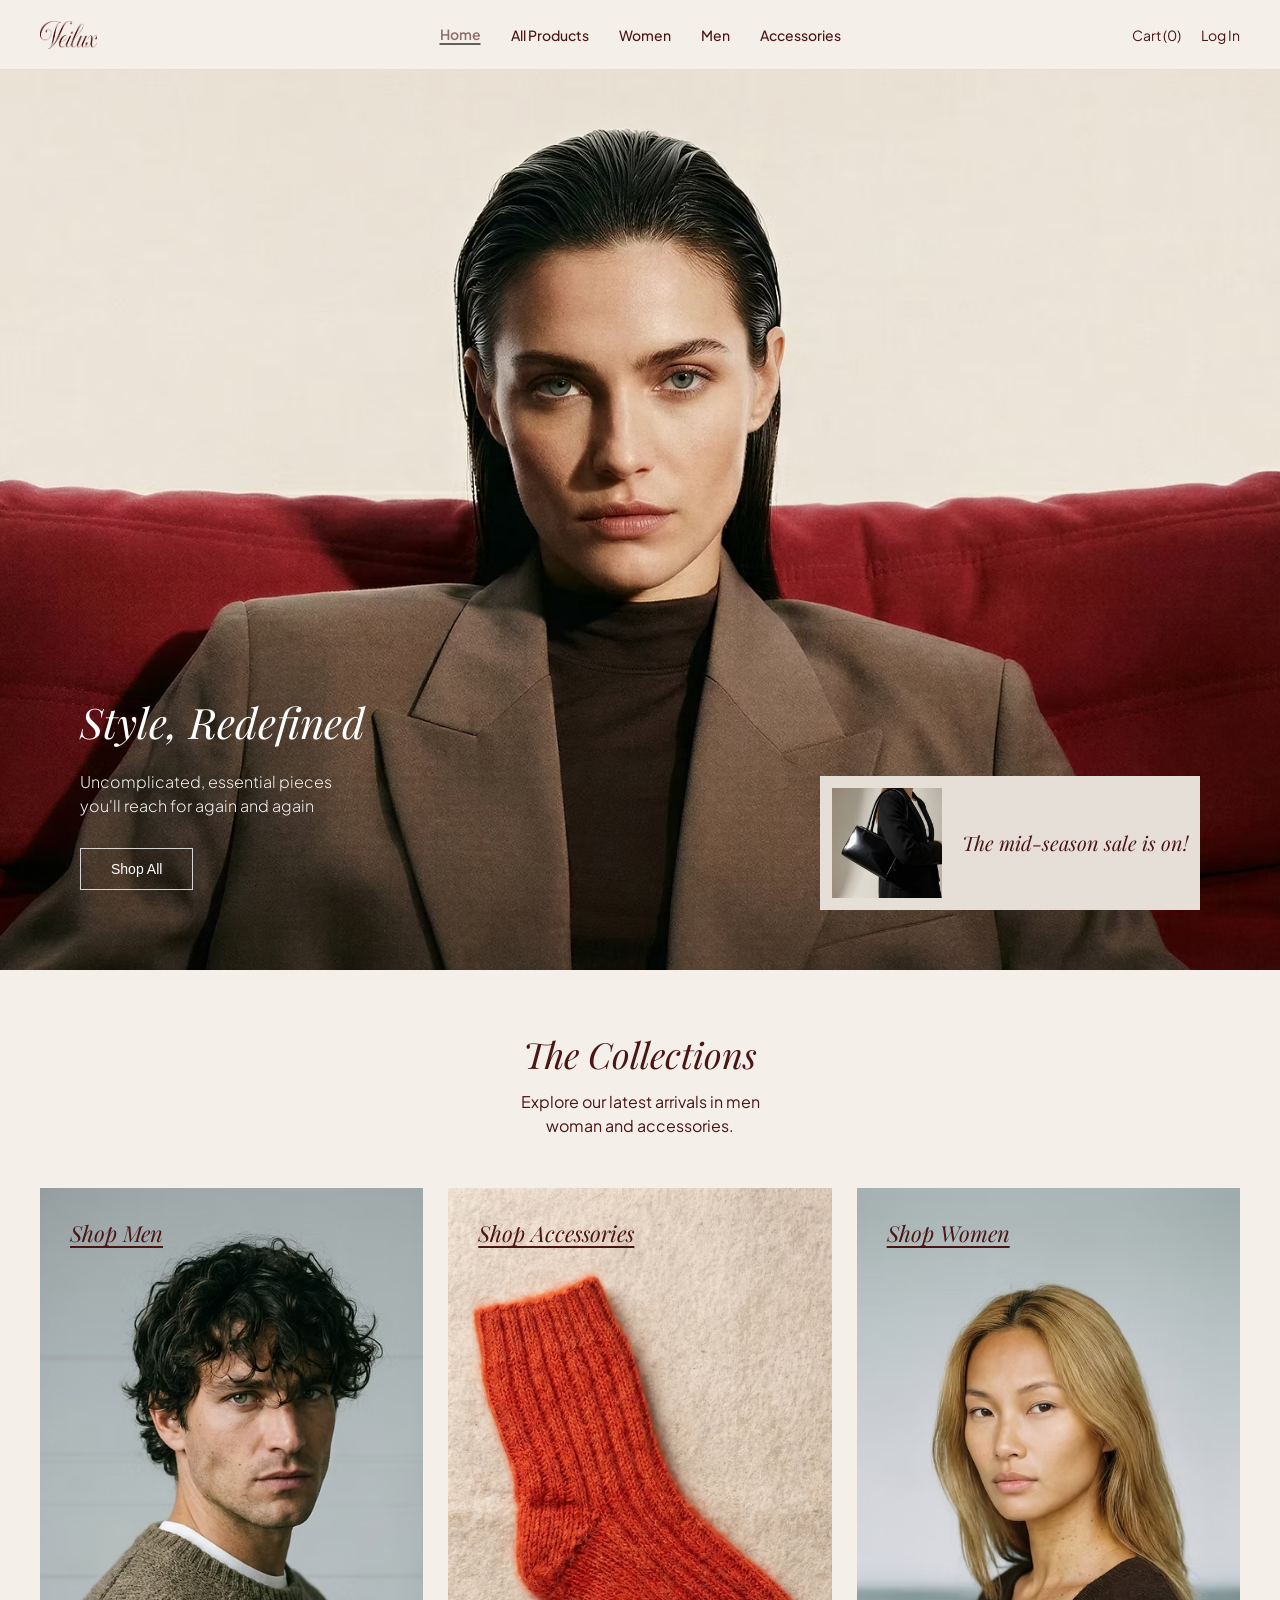
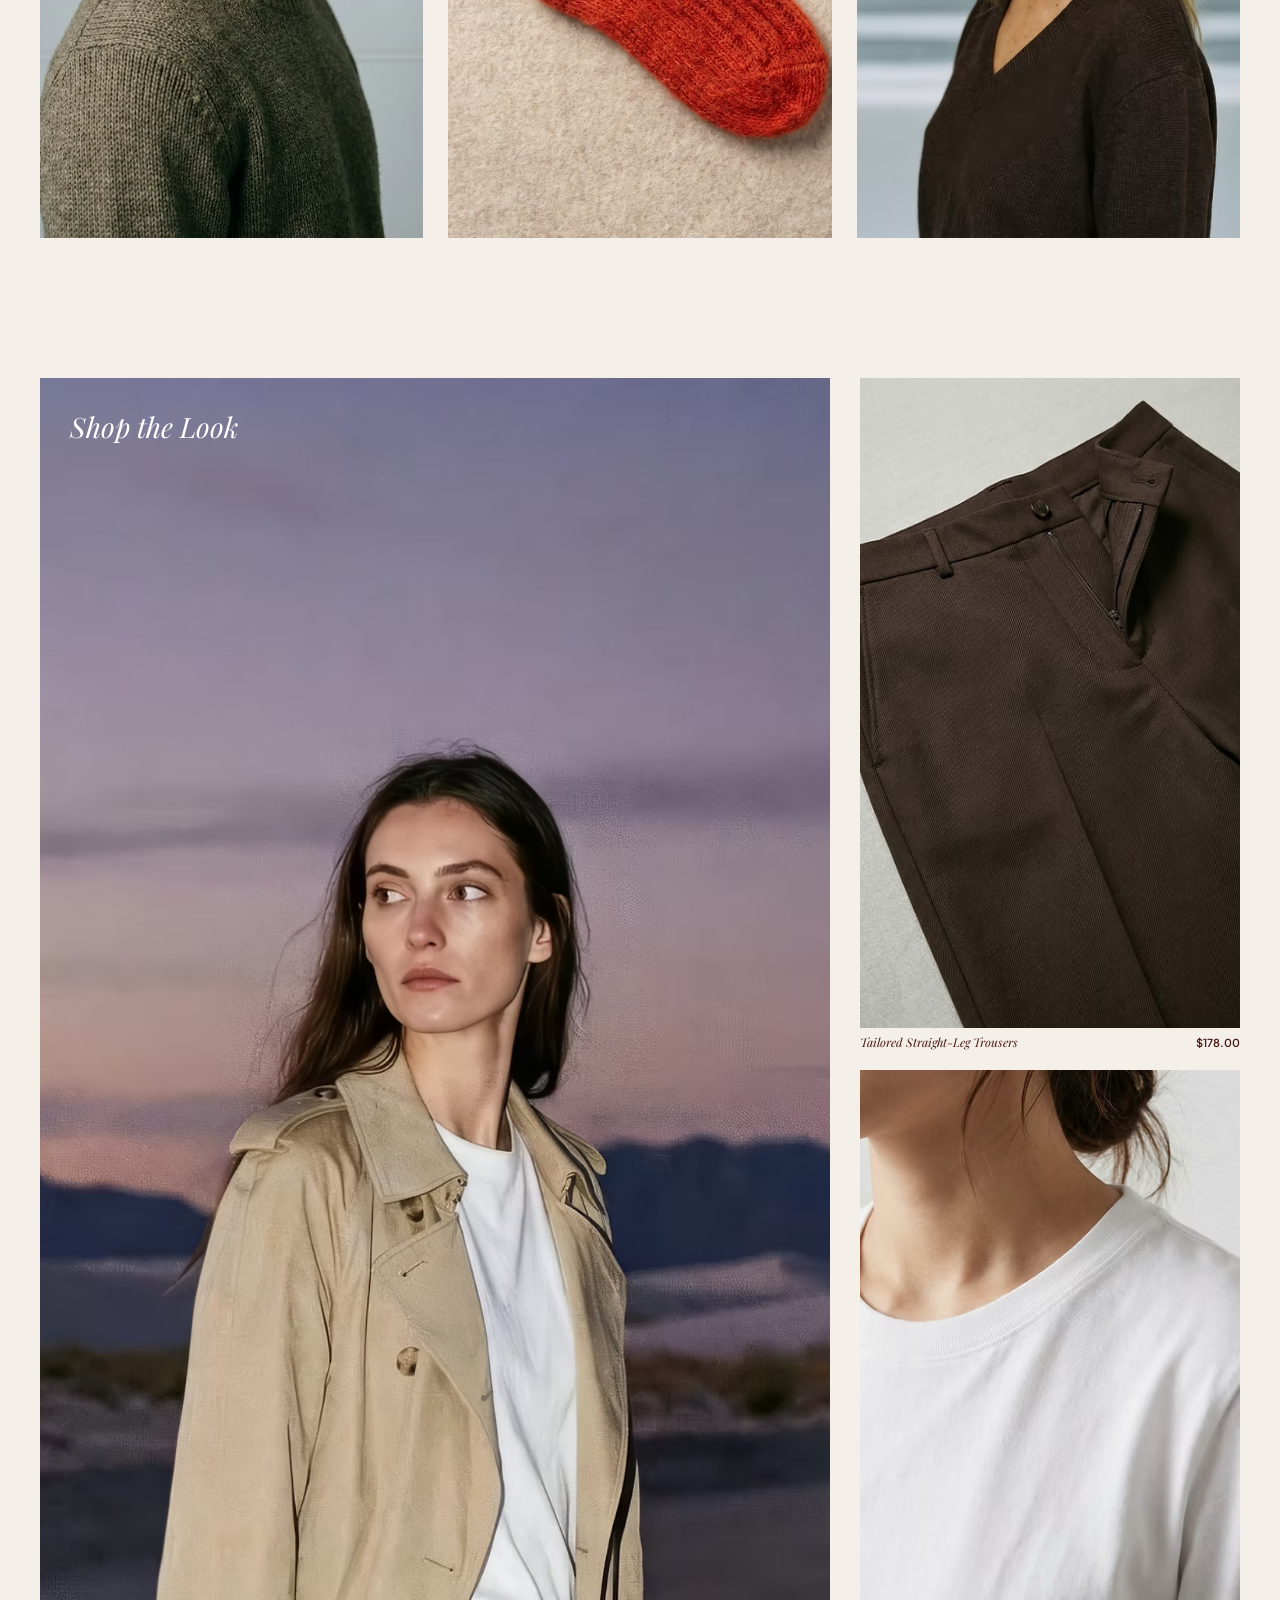
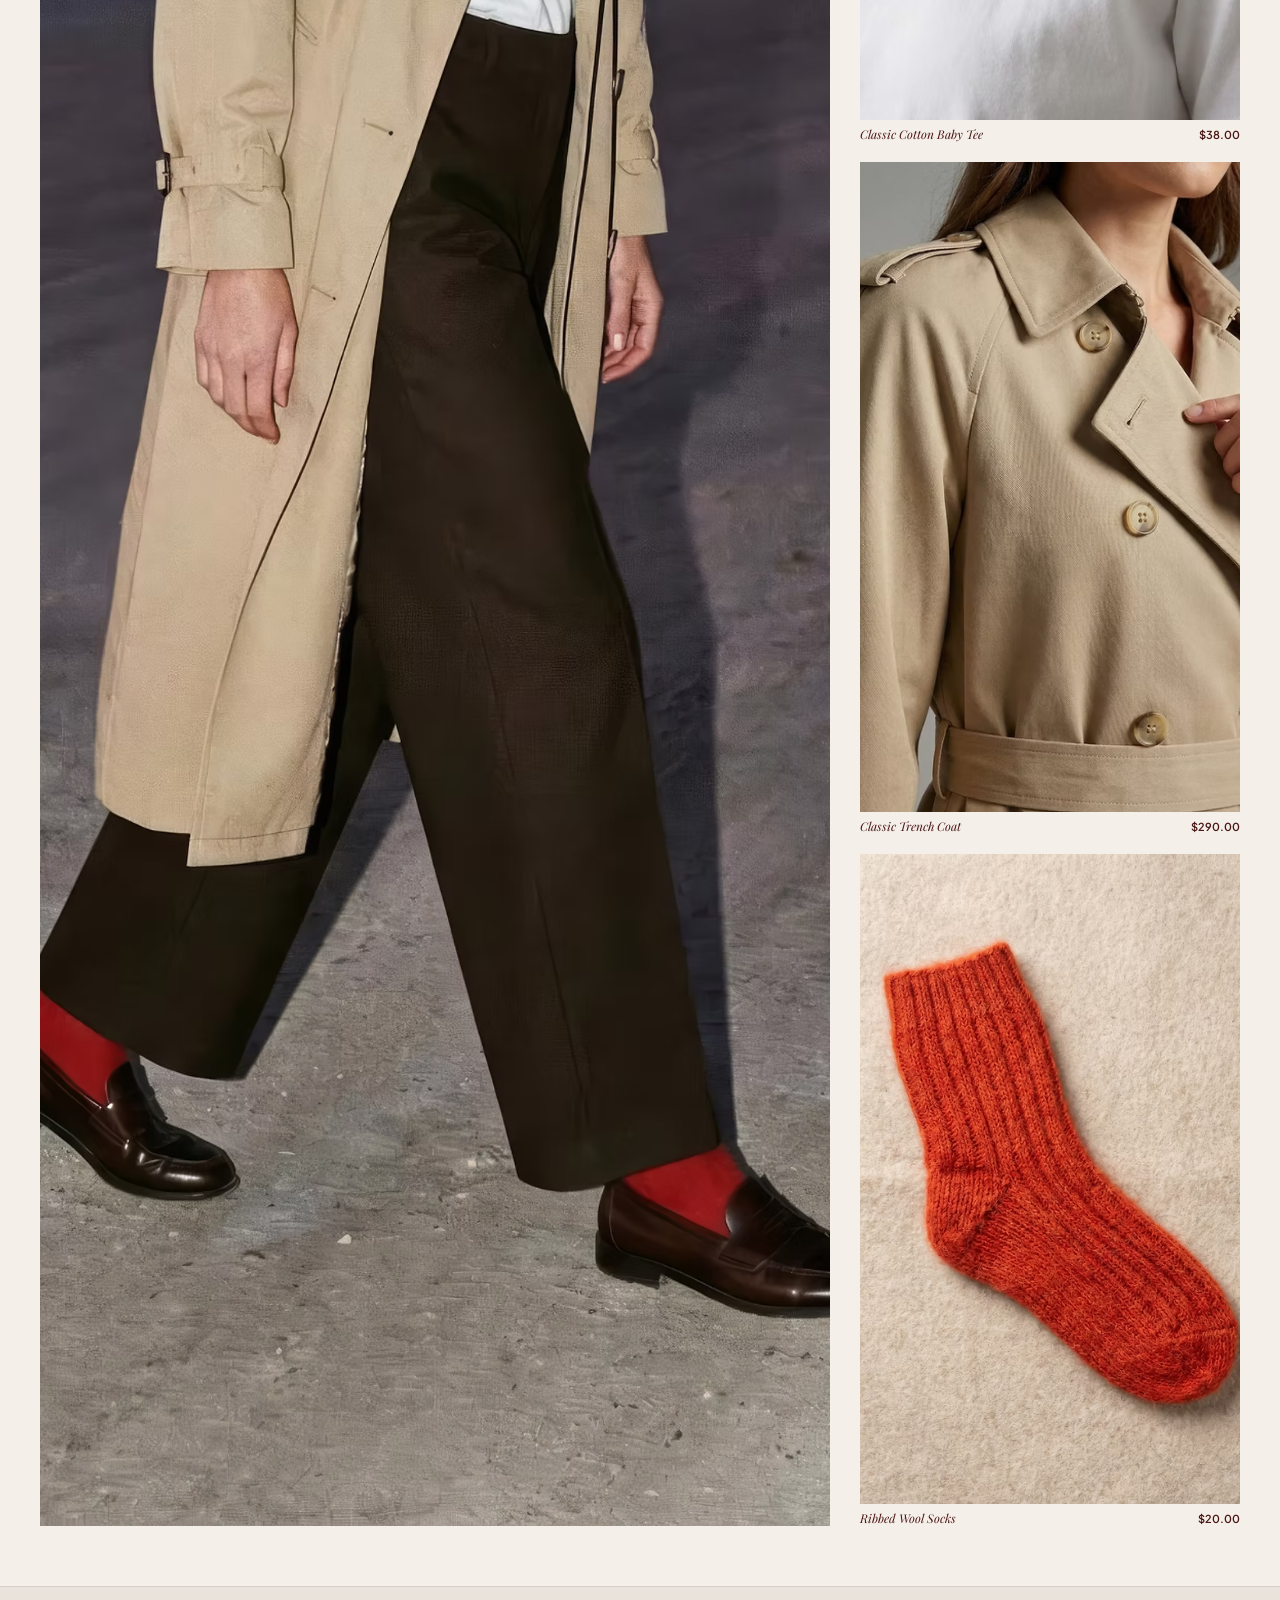
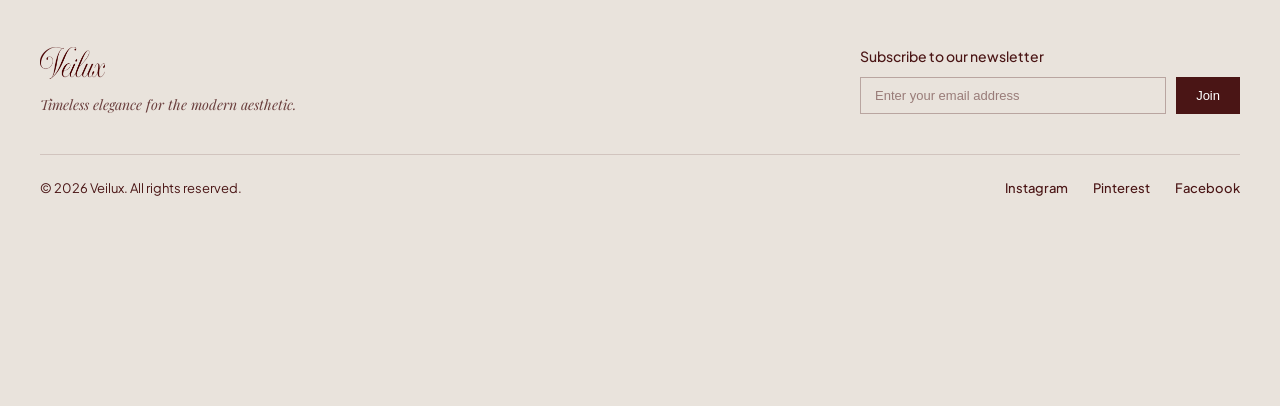
<file: index.html>
<!DOCTYPE html>
<html lang="en">
<head>
    <meta charset="UTF-8">
    <meta name="viewport" content="width=device-width, initial-scale=1.0">
    <title>Veilux</title>
    <link rel="preconnect" href="https://fonts.googleapis.com">
    <link rel="preconnect" href="https://fonts.gstatic.com" crossorigin>
    <link href="https://fonts.googleapis.com/css2?family=Playfair+Display:ital,wght@0,400..700;1,400..700&family=Plus+Jakarta+Sans:wght@300;400;500;600&display=swap" rel="stylesheet">
    <link rel="stylesheet" href="index.css">
</head>
<body>

   <header class="navbar">
        <div class="nav-left">
            <a href="index.html" class="logo-link">
                <img src="images/logo.png" alt="Veilux Logo" class="logo-img">
            </a>
        </div>

        <nav class="nav-links" id="navLinks">
            <a href="index.html" class="active">Home</a> 
            <a href="all-products.html">All Products</a>
            <a href="women.html">Women</a>
            <a href="men.html">Men</a>
            <a href="accessories.html">Accessories</a>
        </nav>

        <div class="nav-right">
            <a href="#" class="cart">Cart (<span id="cartCount">0</span>)</a>

            <a href="#" class="login">Log In</a>

            <button class="hamburger-menu" id="menuToggle" aria-label="Toggle Menu">
                <span></span>
                <span></span>
                <span></span>
            </button>
        </div>
    </header>

    <section class="hero-section">
        <img src="images/hero.avif" alt="Hero Background" class="hero-bg-img">

        <div class="hero-content">
            <h1 class="hero-title">Style, Redefined</h1>
            <p class="hero-subtitle">
                Uncomplicated, essential pieces<br>
                you'll reach for again and again
            </p>
            <button class="btn-shop" id="shopBtn">Shop All</button>
        </div>

        <div class="sale-card">
            <div class="sale-img-wrapper">
                <img src="images/product3.avif" alt="Mid-season sale item">
            </div>
            <div class="sale-text">
                <span>The mid-season sale is on!</span>
            </div>
        </div>
    </section>

    <section class="collections-section">
        <div class="collections-header">
            <h2 class="collections-title">The Collections</h2>
            <p class="collections-subtitle">
                Explore our latest arrivals in men<br>
                woman and accessories.
            </p>
        </div>

        <div class="collections-grid">
            <div class="collection-card">
                <img src="images/img8.avif" alt="Men Collection" class="collection-img">
                <a href="men.html" class="collection-link">Shop Men</a>
            </div>

            <div class="collection-card">
                <img src="images/img6.avif" alt="Accessories Collection" class="collection-img">
                <a href="accessories.html" class="collection-link">Shop Accessories</a>
            </div>

            <div class="collection-card">
                <img src="images/img7.avif" alt="Women Collection" class="collection-img">
                <a href="women.html" class="collection-link">Shop Women</a>
            </div>
        </div>
    </section>

    <section class="shop-look-section">
        <div class="shop-look-container">
            <div class="look-main-card">
                <img src="images/img10.avif" alt="Shop the Look" class="look-main-img">
                <h2 class="look-title">Shop the Look</h2>
            </div>

            <div class="look-products-grid">
                <div class="product-card">
                    <div class="product-img-wrapper">
                        <img src="images/product1.avif" alt="Tailored Straight-Leg Trousers">
                    </div>
                    <div class="product-info">
                        <span class="product-title">Tailored Straight-Leg Trousers</span>
                        <span class="product-price">$178.00</span>
                    </div>
                </div>

                <div class="product-card">
                    <div class="product-img-wrapper">
                        <img src="images/img5.avif" alt="Classic Cotton Baby Tee">
                    </div>
                    <div class="product-info">
                        <span class="product-title">Classic Cotton Baby Tee</span>
                        <span class="product-price">$38.00</span>
                    </div>
                </div>

                <div class="product-card">
                    <div class="product-img-wrapper">
                        <img src="images/img4.avif" alt="Classic Trench Coat">
                    </div>
                    <div class="product-info">
                        <span class="product-title">Classic Trench Coat</span>
                        <span class="product-price">$290.00</span>
                    </div>
                </div>

                <div class="product-card">
                    <div class="product-img-wrapper">
                        <img src="images/img6.avif" alt="Ribbed Wool Socks">
                    </div>
                    <div class="product-info">
                        <span class="product-title">Ribbed Wool Socks</span>
                        <span class="product-price">$20.00</span>
                    </div>
                </div>
            </div>
        </div>
    </section>

    <!-- Footer Section -->
    <footer class="footer-section">
        <div class="footer-container">
            <div class="footer-top">
                <div class="footer-brand">
                    <a href="index.html" class="footer-logo">
                        <img src="images/logo.png" alt="Veilux Logo" class="footer-logo-img">
                    </a>
                    <p class="footer-tagline">Timeless elegance for the modern aesthetic.</p>
                </div>

                <div class="footer-newsletter">
                    <span class="newsletter-title">Subscribe to our newsletter</span>
                    <form class="newsletter-form" onsubmit="event.preventDefault();">
                        <input type="email" placeholder="Enter your email address" required>
                        <button type="submit">Join</button>
                    </form>
                </div>
            </div>

            <hr class="footer-divider">

            <div class="footer-bottom">
                <p class="copyright">&copy; 2026 Veilux. All rights reserved.</p>
                <div class="footer-socials">
                    <a href="#" target="_blank">Instagram</a>
                    <a href="#" target="_blank">Pinterest</a>
                    <a href="#" target="_blank">Facebook</a>
                </div>
            </div>
        </div>
    </footer>

    <script src="index.js"></script>
</body>
</html>
</file>
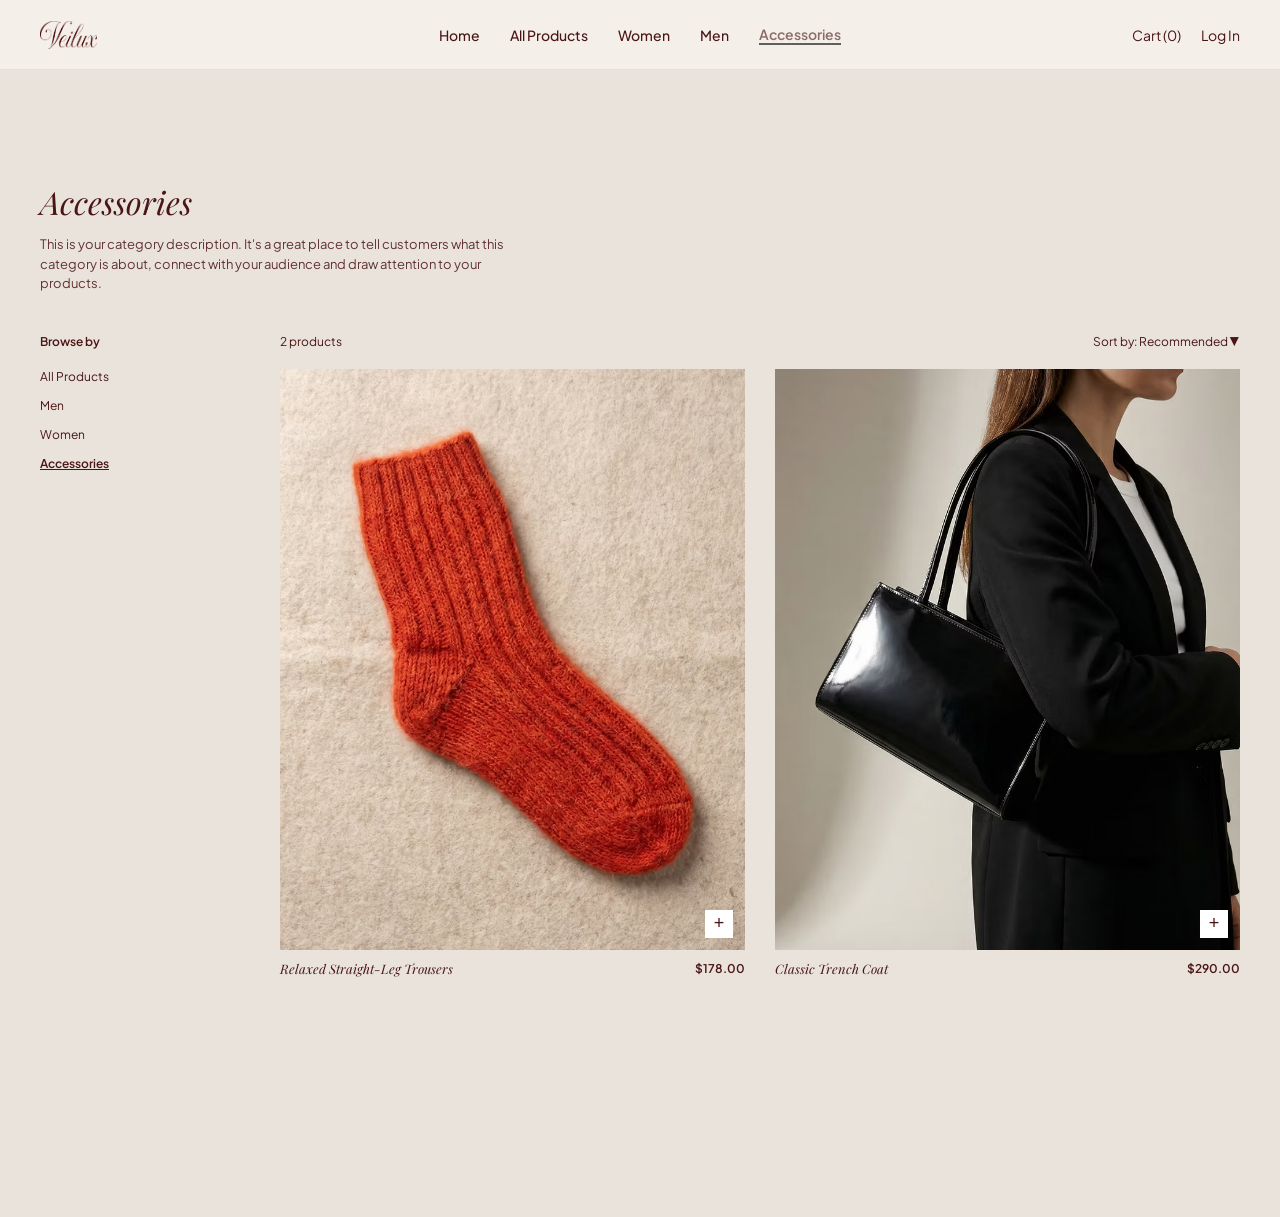
<file: accessories.html>
<!DOCTYPE html>
<html lang="en">
<head>
    <meta charset="UTF-8">
    <meta name="viewport" content="width=device-width, initial-scale=1.0">
    <title>Accessories</title>
    <link rel="preconnect" href="https://fonts.googleapis.com">
    <link rel="preconnect" href="https://fonts.gstatic.com" crossorigin>
    <link href="https://fonts.googleapis.com/css2?family=Playfair+Display:ital,wght@0,400..700;1,400..700&family=Plus+Jakarta+Sans:wght@300;400;500;600&display=swap" rel="stylesheet">
    <link rel="stylesheet" href="index.css">
</head>
<body>

    <header class="navbar">
        <div class="nav-left">
            <a href="index.html" class="logo-link">
                <img src="images/logo.png" alt="Veilux Logo" class="logo-img">
            </a>

            <nav class="nav-links" id="navLinks">
                <a href="index.html">Home</a>
                <a href="all-products.html">All Products</a>
                <a href="women.html">Women</a>
                <a href="men.html">Men</a>
                <a href="accessories.html" class="active">Accessories</a> <!-- تم تعديل الكلاس هنا -->
            </nav>
        </div>

        <div class="nav-right">
            <a href="#" class="cart">Cart (<span id="cartCount">0</span>)</a>
            <a href="#" class="login">Log In</a>

            <button class="hamburger-menu" id="menuToggle" aria-label="Toggle Menu">
                <span></span>
                <span></span>
                <span></span>
            </button>
        </div>
    </header> 

    <main class="products-page-container">

        <div class="products-header">
            <h1 class="products-title">Accessories</h1>
            <p class="products-description">This is your category description. It's a great place to tell customers what this category is about, connect with your audience and draw attention to your products.</p>
        </div>

        <div class="products-layout">

            <aside class="sidebar">
                <span class="sidebar-title">Browse by</span>
                <ul class="sidebar-menu">
                    <li><a href="all-products.html">All Products</a></li>
                    <li><a href="men.html">Men</a></li>
                    <li><a href="women.html">Women</a></li>
                    <li><a href="accessories.html" class="active">Accessories</a></li>
                </ul>
            </aside>

            <section class="products-content">
                <div class="products-toolbar">
                    <span class="product-count">2 products</span>
                    <div class="sort-by">Sort by: Recommended <span>▼</span></div>
                </div>

                <div class="grid-4-products">

                    <div class="grid-product-card">
                        <div class="grid-product-img">
                            <img src="images/img6.avif" alt="Relaxed Straight-Leg Trousers">
                            <button class="add-btn">+</button>
                        </div>
                        <div class="grid-product-info">
                            <span class="p-name">Relaxed Straight-Leg Trousers</span>
                            <span class="p-price">$178.00</span>
                        </div>
                    </div>




                    <!-- Item 3 -->
                    <div class="grid-product-card">
                        <div class="grid-product-img">
                            <img src="images/product3.avif" alt="Classic Trench Coat">
                            <button class="add-btn">+</button>
                        </div>
                        <div class="grid-product-info">
                            <span class="p-name">Classic Trench Coat</span>
                            <span class="p-price">$290.00</span>
                        </div>
                    </div>

                  

                </div>
            </section>

        </div>
    </main>

    <script src="index.js"></script>
</body>
</html>
</file>
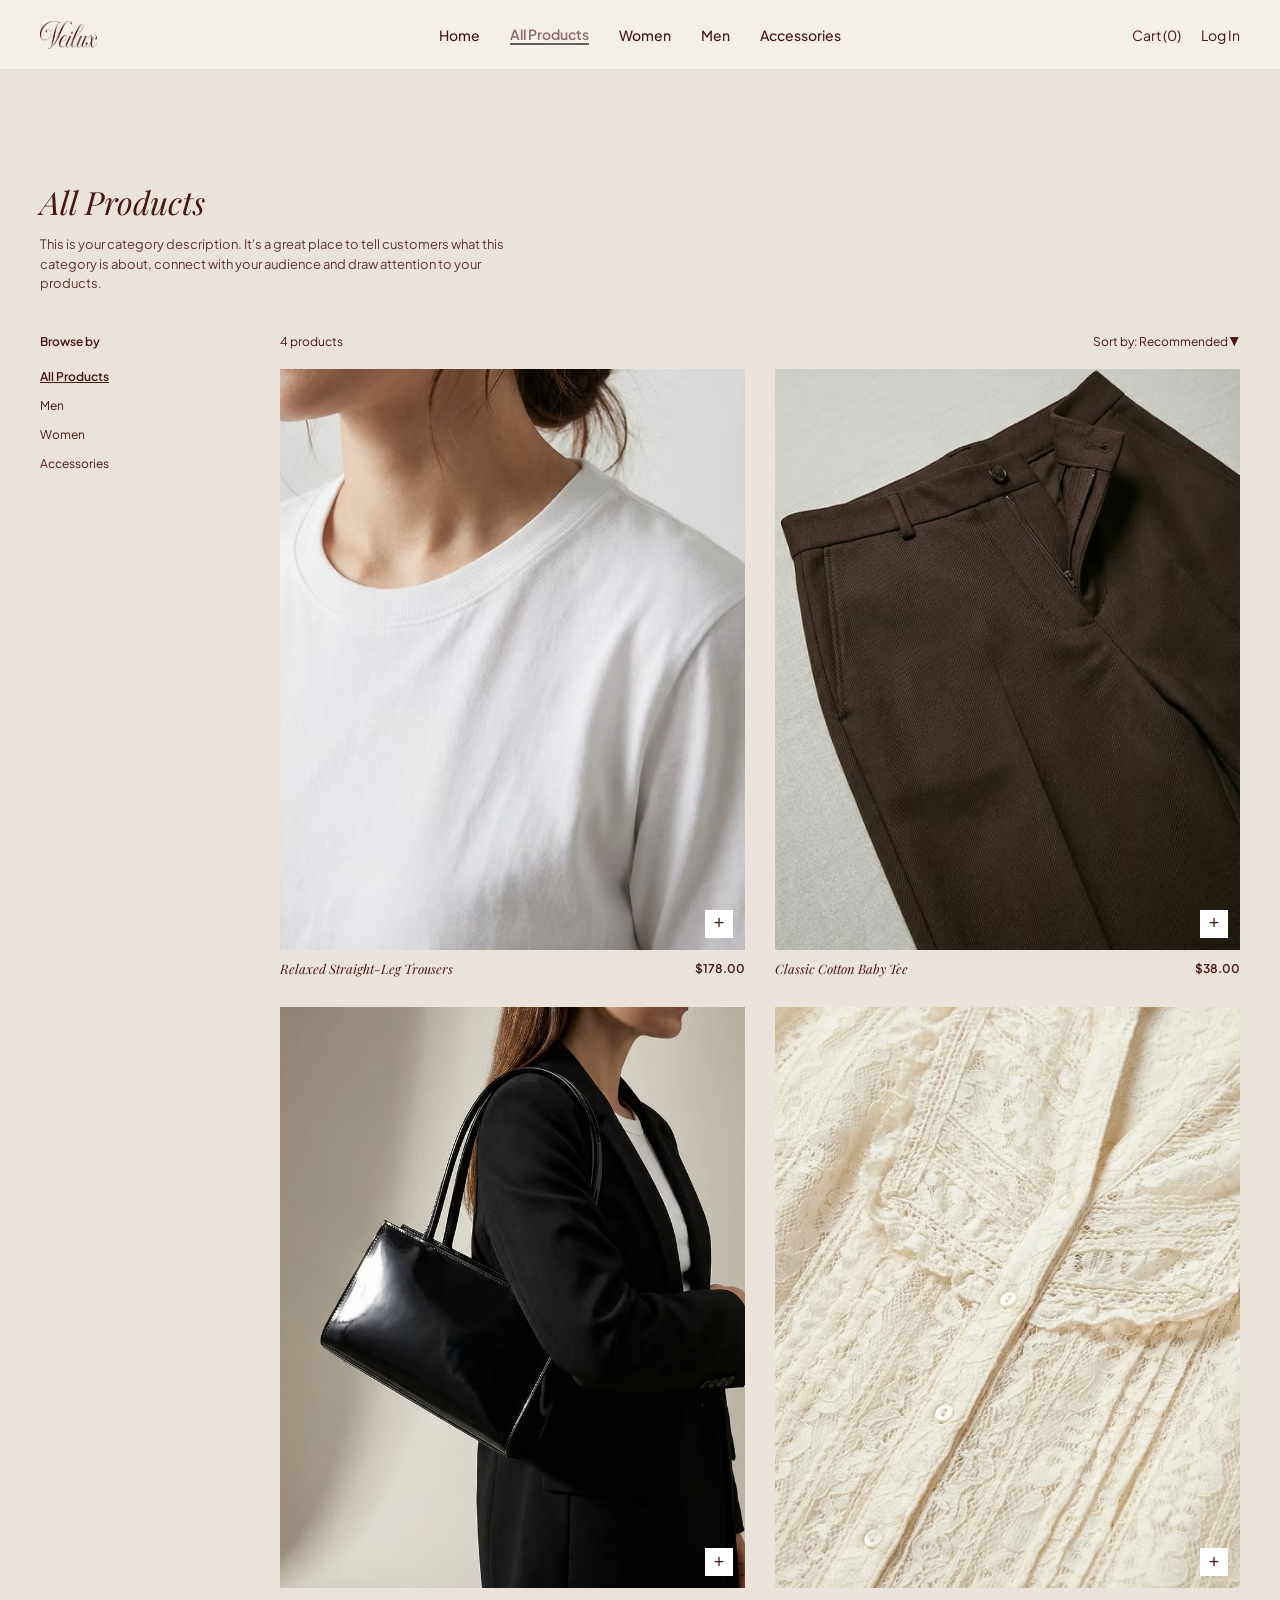
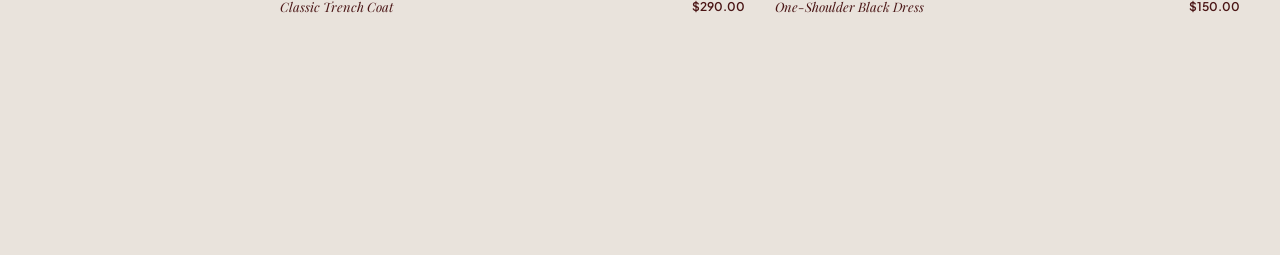
<file: all-products.html>
<!DOCTYPE html>
<html lang="en">
<head>
    <meta charset="UTF-8">
    <meta name="viewport" content="width=device-width, initial-scale=1.0">
    <title>All Products</title>
    <link rel="preconnect" href="https://fonts.googleapis.com">
    <link rel="preconnect" href="https://fonts.gstatic.com" crossorigin>
    <link href="https://fonts.googleapis.com/css2?family=Playfair+Display:ital,wght@0,400..700;1,400..700&family=Plus+Jakarta+Sans:wght@300;400;500;600&display=swap" rel="stylesheet">
    <link rel="stylesheet" href="index.css">
</head>
<body>

    <header class="navbar">
        <div class="nav-left">
            <a href="index.html" class="logo-link">
                <img src="images/logo.png" alt="Veilux Logo" class="logo-img">
            </a>

            <nav class="nav-links" id="navLinks">
                <a href="index.html">Home</a>
                <a href="all-products.html" class="active">All Products</a>
                <a href="women.html">Women</a>
                <a href="men.html">Men</a>
                <a href="accessories.html">Accessories</a>
            </nav>
        </div>

        <div class="nav-right">
            <a href="#" class="cart">Cart (<span id="cartCount">0</span>)</a>
            <a href="#" class="login">Log In</a>

            <button class="hamburger-menu" id="menuToggle" aria-label="Toggle Menu">
                <span></span>
                <span></span>
                <span></span>
            </button>
        </div>
    </header> 

    <!-- Main Content -->
    <main class="products-page-container">
        
        <!-- Header & Description -->
        <div class="products-header">
            <h1 class="products-title">All Products</h1>
            <p class="products-description">This is your category description. It's a great place to tell customers what this category is about, connect with your audience and draw attention to your products.</p>
        </div>

        <div class="products-layout">
            
            <!-- Sidebar Navigation -->
            <aside class="sidebar">
                <span class="sidebar-title">Browse by</span>
                <ul class="sidebar-menu">
                    <li><a href="all-products.html" class="active">All Products</a></li>
                    <li><a href="men.html">Men</a></li>
                    <li><a href="women.html">Women</a></li>
                    <li><a href="accessories.html">Accessories</a></li>
                </ul>
            </aside>

            <!-- 4 Products Grid -->
            <section class="products-content">
                <div class="products-toolbar">
                    <span class="product-count">4 products</span>
                    <div class="sort-by">Sort by: Recommended <span>▼</span></div>
                </div>

                <div class="grid-4-products">
                    
                    <!-- Item 1 -->
                    <div class="grid-product-card">
                        <div class="grid-product-img">
                            <img src="images/product2.avif" alt="Relaxed Straight-Leg Trousers">
                            <button class="add-btn">+</button>
                        </div>
                        <div class="grid-product-info">
                            <span class="p-name">Relaxed Straight-Leg Trousers</span>
                            <span class="p-price">$178.00</span>
                        </div>
                    </div>

                    <!-- Item 2 -->
                    <div class="grid-product-card">
                        <div class="grid-product-img">
                            <img src="images/product1.avif" alt="Classic Cotton Baby Tee">
                            <button class="add-btn">+</button>
                        </div>
                        <div class="grid-product-info">
                            <span class="p-name">Classic Cotton Baby Tee</span>
                            <span class="p-price">$38.00</span>
                        </div>
                    </div>

                    <!-- Item 3 -->
                    <div class="grid-product-card">
                        <div class="grid-product-img">
                            <img src="images/product3.avif" alt="Classic Trench Coat">
                            <button class="add-btn">+</button>
                        </div>
                        <div class="grid-product-info">
                            <span class="p-name">Classic Trench Coat</span>
                            <span class="p-price">$290.00</span>
                        </div>
                    </div>

                    <!-- Item 4 -->
                    <div class="grid-product-card">
                        <div class="grid-product-img">
                            <img src="images/product5.avif" alt="One-Shoulder Black Dress">
                            <button class="add-btn">+</button>
                        </div>
                        <div class="grid-product-info">
                            <span class="p-name">One-Shoulder Black Dress</span>
                            <span class="p-price">$150.00</span>
                        </div>
                    </div>

                </div>
            </section>

        </div>
    </main>

    <script src="index.js"></script>
</body>
</html>
</file>
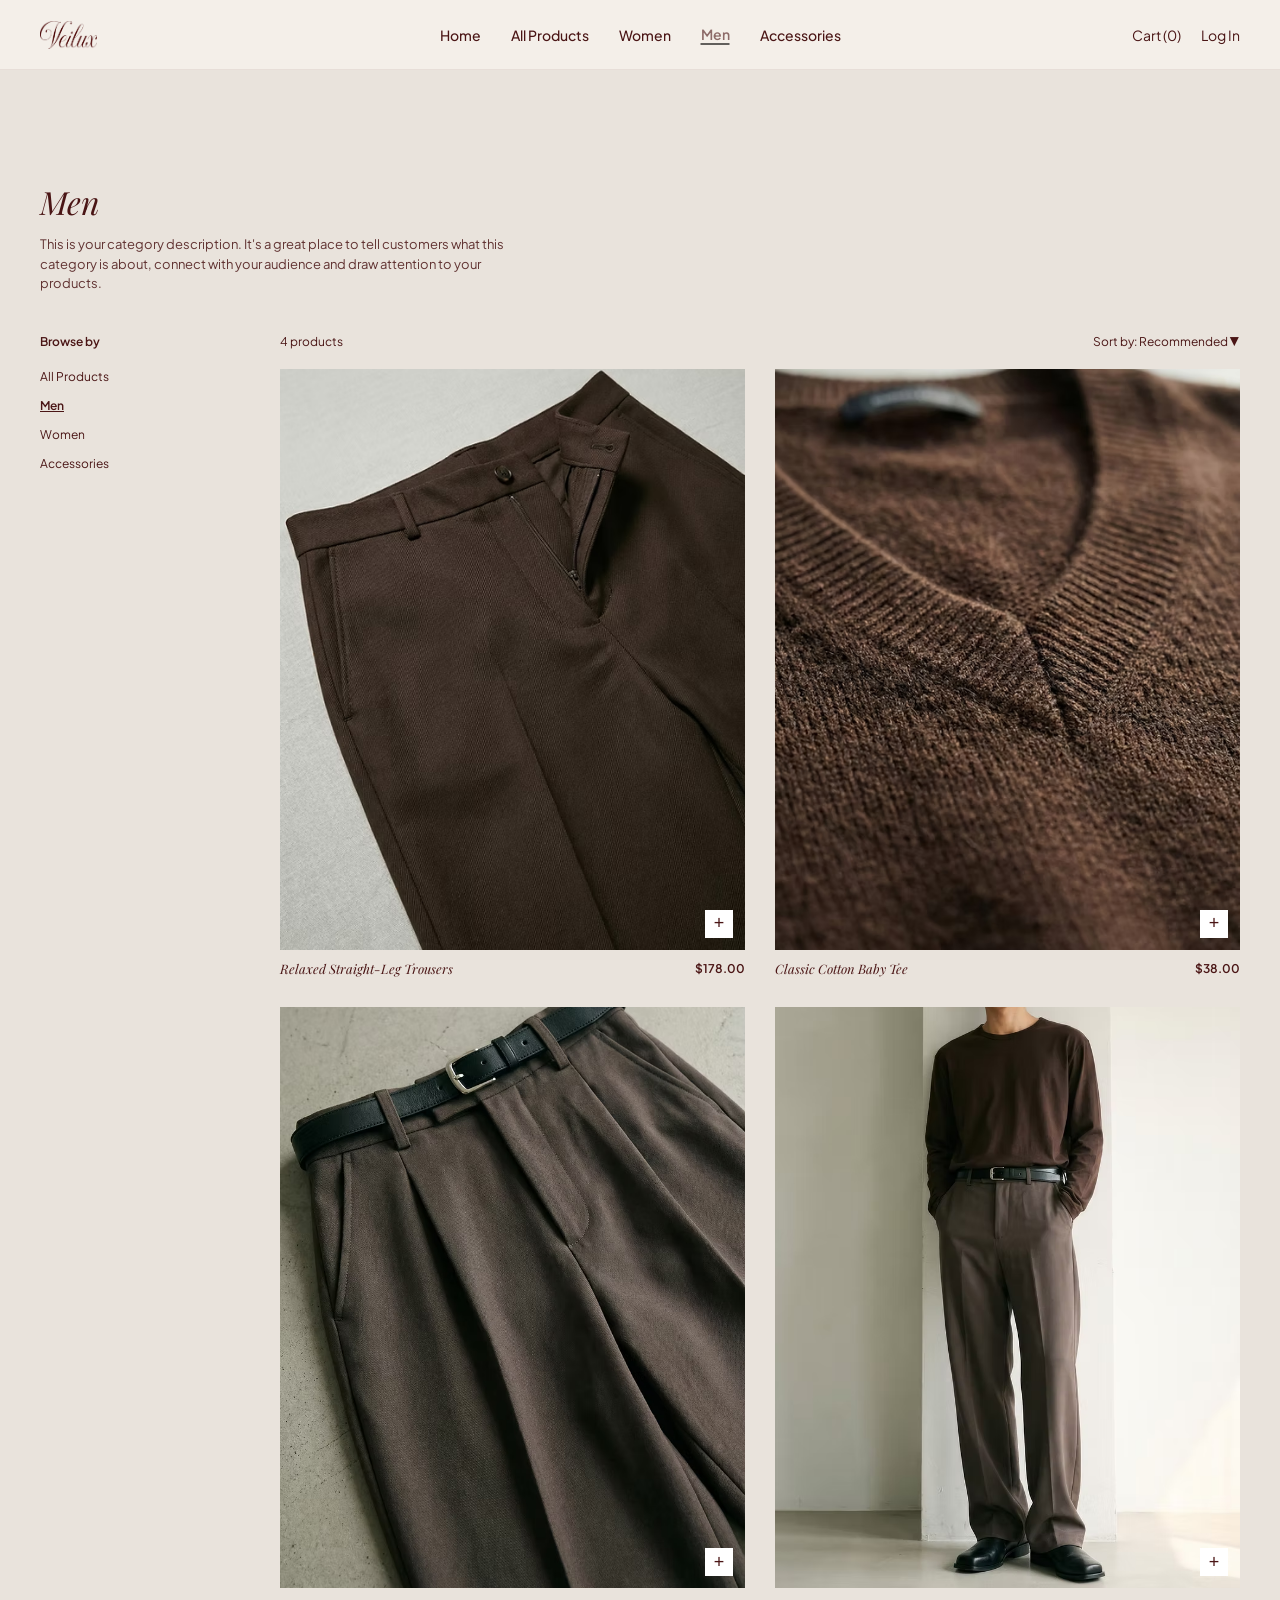
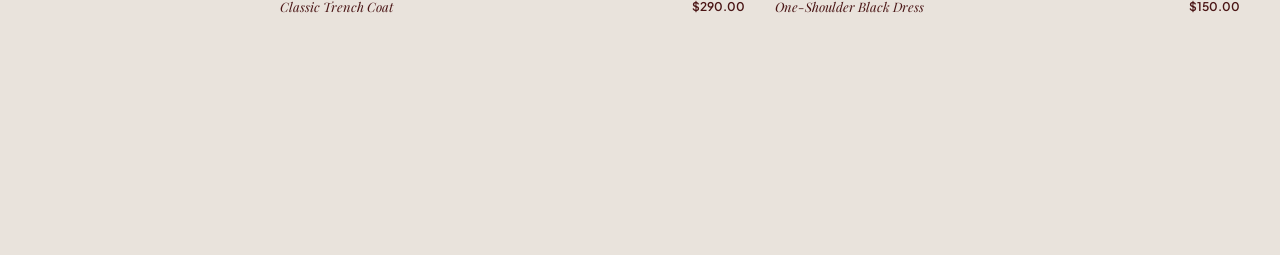
<file: men.html>
<!DOCTYPE html>
<html lang="en">
<head>
    <meta charset="UTF-8">
    <meta name="viewport" content="width=device-width, initial-scale=1.0">
    <title>Men</title>
    <link rel="preconnect" href="https://fonts.googleapis.com">
    <link rel="preconnect" href="https://fonts.gstatic.com" crossorigin>
    <link href="https://fonts.googleapis.com/css2?family=Playfair+Display:ital,wght@0,400..700;1,400..700&family=Plus+Jakarta+Sans:wght@300;400;500;600&display=swap" rel="stylesheet">
    <link rel="stylesheet" href="index.css">
</head>
<body>

    <header class="navbar">
        <div class="nav-left">
            <a href="index.html" class="logo-link">
                <img src="images/logo.png" alt="Veilux Logo" class="logo-img">
            </a>

            <nav class="nav-links" id="navLinks">
                <a href="index.html">Home</a>
                <a href="all-products.html">All Products</a>
                <a href="women.html">Women</a>
                <a href="men.html" class="active">Men</a>
                <a href="accessories.html">Accessories</a>
            </nav>
        </div>

        <div class="nav-right">
            <a href="#" class="cart">Cart (<span id="cartCount">0</span>)</a>

            <a href="#" class="login">Log In</a>

            <button class="hamburger-menu" id="menuToggle" aria-label="Toggle Menu">
                <span></span>
                <span></span>
                <span></span>
            </button>
        </div>
    </header> 

    <main class="products-page-container">

        <div class="products-header">
            <h1 class="products-title">Men</h1>
            <p class="products-description">This is your category description. It's a great place to tell customers what this category is about, connect with your audience and draw attention to your products.</p>
        </div>

        <div class="products-layout">
            
            <aside class="sidebar">
                <span class="sidebar-title">Browse by</span>
                <ul class="sidebar-menu">
                    <li><a href="all-products.html">All Products</a></li>
                    <li><a href="men.html" class="active">Men</a></li>
                    <li><a href="women.html">Women</a></li>
                    <li><a href="accessories.html">Accessories</a></li>
                </ul>
            </aside>

            <section class="products-content">
                <div class="products-toolbar">
                    <span class="product-count">4 products</span>
                    <div class="sort-by">Sort by: Recommended <span>▼</span></div>
                </div>

                <div class="grid-4-products">
                    
                    <div class="grid-product-card">
                        <div class="grid-product-img">
                            <img src="images/product1.avif" alt="Relaxed Straight-Leg Trousers">
                            <button class="add-btn">+</button>
                        </div>
                        <div class="grid-product-info">
                            <span class="p-name">Relaxed Straight-Leg Trousers</span>
                            <span class="p-price">$178.00</span>
                        </div>
                    </div>

                    <div class="grid-product-card">
                        <div class="grid-product-img">
                            <img src="images/product4.avif" alt="Classic Cotton Baby Tee">
                            <button class="add-btn">+</button>
                        </div>
                        <div class="grid-product-info">
                            <span class="p-name">Classic Cotton Baby Tee</span>
                            <span class="p-price">$38.00</span>
                        </div>
                    </div>

                    <div class="grid-product-card">
                        <div class="grid-product-img">
                            <img src="images/product6.avif" alt="Classic Trench Coat">
                            <button class="add-btn">+</button>
                        </div>
                        <div class="grid-product-info">
                            <span class="p-name">Classic Trench Coat</span>
                            <span class="p-price">$290.00</span>
                        </div>
                    </div>

                    <div class="grid-product-card">
                        <div class="grid-product-img">
                            <img src="images/men.avif" alt="One-Shoulder Black Dress">
                            <button class="add-btn">+</button>
                        </div>
                        <div class="grid-product-info">
                            <span class="p-name">One-Shoulder Black Dress</span>
                            <span class="p-price">$150.00</span>
                        </div>
                    </div>

                </div>
            </section>

        </div>
    </main>

    <script src="index.js"></script>
</body>
</html>
</file>
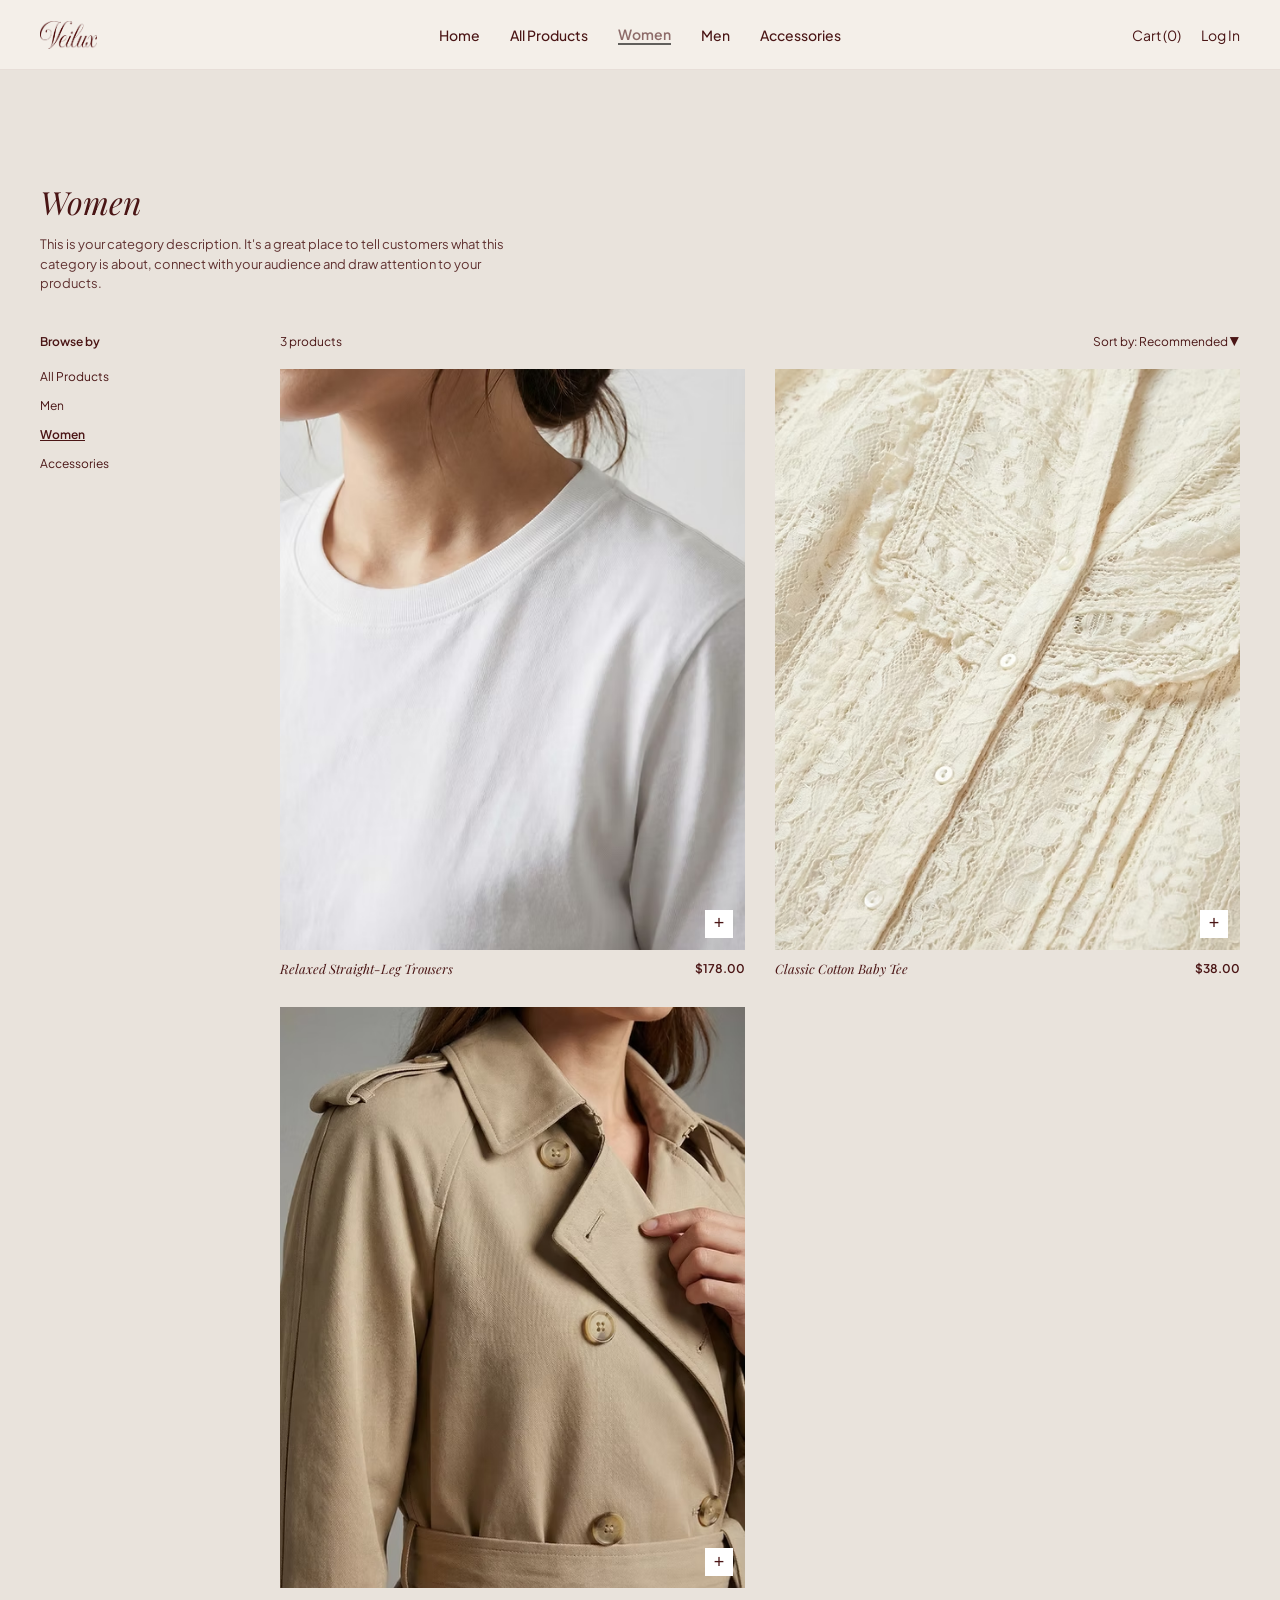
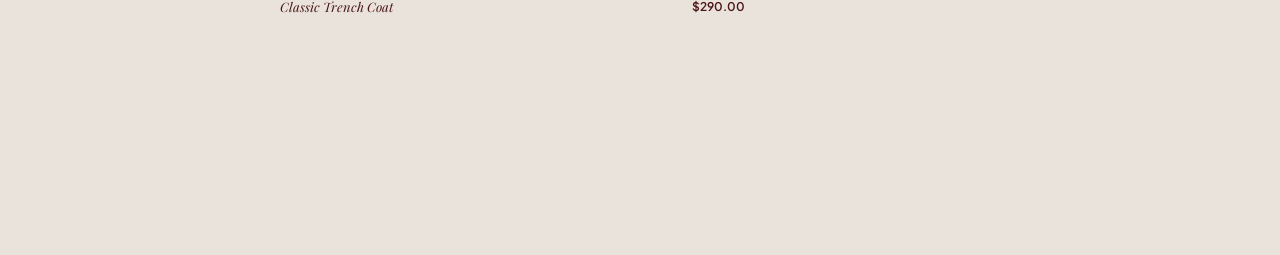
<file: women.html>
<!DOCTYPE html>
<html lang="en">
<head>
    <meta charset="UTF-8">
    <meta name="viewport" content="width=device-width, initial-scale=1.0">
    <title>Women</title>
    <link rel="preconnect" href="https://fonts.googleapis.com">
    <link rel="preconnect" href="https://fonts.gstatic.com" crossorigin>
    <link href="https://fonts.googleapis.com/css2?family=Playfair+Display:ital,wght@0,400..700;1,400..700&family=Plus+Jakarta+Sans:wght@300;400;500;600&display=swap" rel="stylesheet">
    <link rel="stylesheet" href="index.css">
</head>
<body>

    <header class="navbar">
        <div class="nav-left">
            <a href="index.html" class="logo-link">
                <img src="images/logo.png" alt="Veilux Logo" class="logo-img">
            </a>

            <nav class="nav-links" id="navLinks">
                <a href="index.html">Home</a>
                <a href="all-products.html">All Products</a>
                <a href="women.html" class="active">Women</a> 
                <a href="men.html">Men</a>
                <a href="accessories.html">Accessories</a>
            </nav>
        </div>

        <div class="nav-right">
            <a href="#" class="cart">Cart (<span id="cartCount">0</span>)</a>
            <a href="#" class="login">Log In</a>

            <button class="hamburger-menu" id="menuToggle" aria-label="Toggle Menu">
                <span></span>
                <span></span>
                <span></span>
            </button>
        </div>
    </header> 


    <main class="products-page-container">

        <div class="products-header">
            <h1 class="products-title">Women</h1>
            <p class="products-description">This is your category description. It's a great place to tell customers what this category is about, connect with your audience and draw attention to your products.</p>
        </div>

        <div class="products-layout">

            <aside class="sidebar">
                <span class="sidebar-title">Browse by</span>
                <ul class="sidebar-menu">
                    <li><a href="all-products.html">All Products</a></li>
                    <li><a href="men.html">Men</a></li>
                    <li><a href="women.html" class="active">Women</a></li>
                    <li><a href="accessories.html">Accessories</a></li>
                </ul>
            </aside>

            <section class="products-content">
                <div class="products-toolbar">
                    <span class="product-count">3 products</span>
                    <div class="sort-by">Sort by: Recommended <span>▼</span></div>
                </div>

                <div class="grid-4-products">

                    <div class="grid-product-card">
                        <div class="grid-product-img">
                            <img src="images/product2.avif" alt="Relaxed Straight-Leg Trousers">
                            <button class="add-btn">+</button>
                        </div>
                        <div class="grid-product-info">
                            <span class="p-name">Relaxed Straight-Leg Trousers</span>
                            <span class="p-price">$178.00</span>
                        </div>
                    </div>

                    <!-- Item 2 -->
                    <div class="grid-product-card">
                        <div class="grid-product-img">
                            <img src="images/product5.avif" alt="Classic Cotton Baby Tee">
                            <button class="add-btn">+</button>
                        </div>
                        <div class="grid-product-info">
                            <span class="p-name">Classic Cotton Baby Tee</span>
                            <span class="p-price">$38.00</span>
                        </div>
                    </div>

                    <!-- Item 3 -->
                    <div class="grid-product-card">
                        <div class="grid-product-img">
                            <img src="images/product7.avif" alt="Classic Trench Coat">
                            <button class="add-btn">+</button>
                        </div>
                        <div class="grid-product-info">
                            <span class="p-name">Classic Trench Coat</span>
                            <span class="p-price">$290.00</span>
                        </div>
                    </div>

                  

                </div>
            </section>

        </div>
    </main>

    <script src="index.js"></script>
</body>
</html>
</file>
<file: index.css>
* {
    margin: 0;
    padding: 0;
    box-sizing: border-box;
}

body {
    font-family: 'Plus Jakarta Sans', sans-serif;
    color: #3b0c0c;
    background-color: #e9e3dc;
    overflow-x: hidden;
    padding-bottom: 180px;
}

a {
    text-decoration: none;
    color: inherit;
}

/* ================= Navbar ================= */
.navbar {
    position: fixed;
    top: 0;
    left: 0;
    width: 100%;
    height: 70px;
    display: flex;
    justify-content: space-between;
    align-items: center;
    padding: 0 40px;
    background-color: rgba(244, 239, 233, 0.98);
    backdrop-filter: blur(8px);
    border-bottom: 1px solid rgba(74, 21, 21, 0.08);
    z-index: 1000;
}

.nav-left {
    display: flex;
    align-items: center;
    gap: 35px;
}

.logo-img {
    height: 28px;
    width: auto;
    display: block;
}

.nav-links {
   display: flex;
    align-items: center;
    justify-content: center;
    gap: 32px;
}

.nav-links a {
    text-decoration: none;
    color: #4a1515;
    font-size: 14px;
    font-weight: 500;
    transition: opacity 0.2s ease;
    align-items: center;
    justify-content: center;
}

.nav-links a:hover,
.nav-links a.active {
    opacity: 0.6;
}

.nav-right {
    display: flex;
    align-items: center;
    gap: 20px;
}

.nav-right a {
    text-decoration: none;
    color: #4a1515;
    font-size: 14px;
    display: flex;
    align-items: center;
}

.hamburger-menu {
    display: none;
    flex-direction: column;
    justify-content: space-between;
    width: 24px;
    height: 18px;
    background: transparent;
    border: none;
    cursor: pointer;
    padding: 0;
}

.hamburger-menu span {
    width: 100%;
    height: 2px;
    background-color: #4a1515;
    transition: all 0.3s ease;
}

/* ================= Responsive Rules ================= */
@media (max-width: 768px) {
    .navbar {
        padding: 0 20px;
    }

    .hamburger-menu {
        display: flex;
    }

    .nav-links {
        position: fixed;
        top: 70px;
        left: -100%;
        width: 100%;
        height: calc(100vh - 70px);
        background-color: #f4efe9;
        flex-direction: column;
        align-items: center;
        justify-content: center;
        gap: 30px;
        transition: left 0.3s ease;
        z-index: 999;
    }

    .nav-links.active {
        left: 0;
    }

    .hamburger-menu.active span:nth-child(1) {
        transform: translateY(8px) rotate(45deg);
    }
    .hamburger-menu.active span:nth-child(2) {
        opacity: 0;
    }
    .hamburger-menu.active span:nth-child(3) {
        transform: translateY(-8px) rotate(-45deg);
    }
}

/* ================= Hero Section ================= */
.hero-section {
    position: relative;
    width: 100%;
    min-height: 100vh;
    display: flex;
    align-items: flex-end;
    justify-content: space-between;
    padding: 60px 80px;
    padding-top: 100px;
}

.hero-bg-img {
    position: absolute;
    top: 0;
    left: 0;
    width: 100%;
    height: 100%;
    object-fit: cover;
    object-position: center;
    z-index: 1;
}

.hero-content {
    position: relative;
    z-index: 2;
    color: #ffffff;
    max-width: 450px;
    margin-bottom: 20px;
}

.hero-title {
    font-family: 'Playfair Display', serif;
    font-size: 42px;
    font-weight: 400;
    font-style: italic;
    margin-bottom: 20px;
}

.hero-subtitle {
    font-size: 16px;
    line-height: 1.5;
    font-weight: 300;
    margin-bottom: 30px;
    color: #f0f0f0;
}

.btn-shop {
    display: inline-block;
    padding: 12px 30px;
    border: 1px solid rgba(255, 255, 255, 0.8);
    color: #ffffff;
    font-size: 14px;
    font-weight: 400;
    background: transparent;
    cursor: pointer;
    transition: all 0.3s ease;
}

.btn-shop:hover {
    background: #ffffff;
    color: #000000;
}

/* ================= Sale Card ================= */
.sale-card {
    position: relative;
    z-index: 2;
    background-color: #e5dfd8;
    display: flex;
    align-items: center;
    padding: 12px;
    gap: 20px;
    width: 380px;
}

.sale-img-wrapper {
    width: 110px;
    height: 110px;
    flex-shrink: 0;
}

.sale-img-wrapper img {
    width: 100%;
    height: 100%;
    object-fit: cover;
}

.sale-text span {
    font-family: 'Playfair Display', serif;
    font-size: 20px;
    font-style: italic;
    color: #4a1515;
    line-height: 1.3;
}

/* ================= Collections Section ================= */
.collections-section {
    background-color: #f4efe9;
    padding: 60px 40px 80px 40px;
    width: 100%;
}

.collections-header {
    text-align: center;
    margin-bottom: 50px;
}

.collections-title {
    font-family: 'Playfair Display', serif;
    font-size: 36px;
    font-style: italic;
    font-weight: 400;
    color: #4a1515;
    margin-bottom: 12px;
}

.collections-subtitle {
    font-size: 16px;
    color: #4a1515;
    line-height: 1.5;
    font-weight: 400;
}

.collections-grid {
    display: grid;
    grid-template-columns: repeat(3, 1fr);
    gap: 25px;
    max-width: 1400px;
    margin: 0 auto;
}

.collection-card {
    position: relative;
    height: 650px;
    overflow: hidden;
}

.collection-img {
    width: 100%;
    height: 100%;
    object-fit: cover;
    display: block;
    transition: transform 0.5s ease;
}

.collection-card:hover .collection-img {
    transform: scale(1.03);
}

.collection-link {
    position: absolute;
    top: 30px;
    left: 30px;
    font-family: 'Playfair Display', serif;
    font-size: 22px;
    font-style: italic;
    color: #4a1515;
    text-decoration: underline;
    text-underline-offset: 4px;
    z-index: 2;
    transition: opacity 0.2s;
}

.collection-link:hover {
    opacity: 0.7;
}
/* ================= Shop the Look Section (3 Columns Layout) ================= */
.shop-look-section {
    background-color: #f4efe9;
    padding: 60px 40px;
    width: 100%;
}

.shop-look-container {
    display: grid;
    /* تقسيم السكشن إلى 3 أعمدة متساوية */
    grid-template-columns: repeat(3, 1fr);
    gap: 30px;
    max-width: 1400px;
    margin: 0 auto;
}

/* الجانب الأيسر: الصورة الكبيرة تأخذ عمودين من الثلاثة */
.look-main-card {
    grid-column: span 2; /* جعل الصورة تمتد على عمودين */
    position: relative;
    width: 100%;
    height: 100%;
    min-height: 850px;
    overflow: hidden;
}

.look-main-img {
    width: 100%;
    height: 100%;
    object-fit: cover;
    display: block;
}

.look-title {
    position: absolute;
    top: 30px;
    left: 30px;
    font-family: 'Playfair Display', serif;
    font-size: 28px;
    font-style: italic;
    font-weight: 400;
    color: #ffffff;
    z-index: 2;
}

/* الجانب الأيمن: العمود الثالث للـ 4 صور الصغيرة رأسياً */
.look-products-grid {
    grid-column: span 1; /* تأخذ العمود الثالث فقط */
    display: flex;
    flex-direction: column; /* ترتيب الصور الأربعة رأسياً تحت بعض */
    gap: 20px;
}

.product-card {
    display: flex;
    flex-direction: column;
}

.product-img-wrapper {
    background-color: #e9e3dc;
    width: 100%;
    height: 650px; /* ارتفاع متناسب للصور الصغار في العمود الواحد */
    overflow: hidden;
    margin-bottom: 6px;
}

.product-img-wrapper img {
    width: 100%;
    height: 100%;
    object-fit: cover;
    display: block;
    transition: transform 0.4s ease;
}

.product-card:hover .product-img-wrapper img {
    transform: scale(1.04);
}

/* تفاصيل المنتج (الاسم والسعر) */
.product-info {
    display: flex;
    justify-content: space-between;
    align-items: center;
    gap: 10px;
}

.product-title {
    font-family: 'Playfair Display', serif;
    font-size: 12px;
    font-style: italic;
    color: #4a1515;
}

.product-price {
    font-size: 11px;
    font-weight: 600;
    color: #4a1515;
    white-space: nowrap;
}
/* ================= Footer Section ================= */
.footer-section {
    background-color: #e9e3dc;
    padding: 60px 40px 30px 40px;
    border-top: 1px solid rgba(74, 21, 21, 0.1);
    width: 100%;
    
}

.footer-container {
    max-width: 1400px;
    margin: 0 auto;
}

/* الجزء العلوي */
.footer-top {
    display: flex;
    justify-content: space-between;
    align-items: flex-start;
    gap: 40px;
    margin-bottom: 40px;
}

.footer-brand {
    display: flex;
    flex-direction: column;
    gap: 12px;
}

.footer-logo-img {
    height: 32px;
    width: auto;
    object-fit: contain;
}

.footer-tagline {
    font-family: 'Playfair Display', serif;
    font-size: 14px;
    font-style: italic;
    color: #4a1515;
    opacity: 0.8;
}

/* النشرة البريدية */
.footer-newsletter {
    display: flex;
    flex-direction: column;
    gap: 12px;
    width: 100%;
    max-width: 380px;
}

.newsletter-title {
    font-size: 14px;
    font-weight: 500;
    color: #4a1515;
}

.newsletter-form {
    display: flex;
    gap: 10px;
}

.newsletter-form input {
    flex: 1;
    padding: 10px 14px;
    background: transparent;
    border: 1px solid rgba(74, 21, 21, 0.3);
    font-size: 13px;
    color: #4a1515;
    outline: none;
}

.newsletter-form input::placeholder {
    color: rgba(74, 21, 21, 0.5);
}

.newsletter-form button {
    padding: 10px 20px;
    background-color: #4a1515;
    color: #ffffff;
    border: none;
    font-size: 13px;
    cursor: pointer;
    transition: opacity 0.2s ease;
}

.newsletter-form button:hover {
    opacity: 0.85;
}

/* خط فاصل */
.footer-divider {
    border: none;
    height: 1px;
    background-color: rgba(74, 21, 21, 0.15);
    margin-bottom: 25px;
}

/* الجزء السفلي */
.footer-bottom {
    display: flex;
    justify-content: space-between;
    align-items: center;
    font-size: 13px;
    color: #4a1515;
}

.footer-socials {
    display: flex;
    gap: 25px;
}

.footer-socials a {
    color: #4a1515;
    font-weight: 500;
    transition: opacity 0.2s ease;
}

.footer-socials a:hover {
    opacity: 0.6;
}
/* ================= Products Page Styles ================= */
.products-page-container {
    max-width: 1400px;
    margin: 110px auto 60px auto;
    padding: 0 40px;
}

.products-header {
    margin-bottom: 40px;
}

.products-title {
    font-family: 'Playfair Display', serif;
    font-size: 32px;
    font-style: italic;
    color: #4a1515;
    margin-bottom: 12px;
    font-weight: 400;
}

.products-description {
    font-size: 13px;
    color: #4a1515;
    max-width: 500px;
    line-height: 1.5;
    opacity: 0.85;
}

.products-layout {
    display: grid;
    grid-template-columns: 200px 1fr;
    gap: 40px;
}

/* Sidebar */
.sidebar {
    display: flex;
    flex-direction: column;
    gap: 15px;
}

.sidebar-title {
    font-size: 12px;
    color: #4a1515;
    font-weight: 600;
}

.sidebar-menu {
    list-style: none;
    display: flex;
    flex-direction: column;
    gap: 8px;
}

.sidebar-menu a {
    font-size: 12px;
    color: #4a1515;
    transition: opacity 0.2s;
}

.sidebar-menu a.active, 
.sidebar-menu a:hover {
    text-decoration: underline;
    font-weight: 600;
}

/* Toolbar */
.products-toolbar {
    display: flex;
    justify-content: space-between;
    font-size: 12px;
    color: #4a1515;
    margin-bottom: 20px;
}

/* 4-Products Grid Layout */
.grid-4-products {
    display: grid;
    grid-template-columns: repeat(2, 1fr);
    gap: 30px;
}

.grid-product-card {
    display: flex;
    flex-direction: column;
}

.grid-product-img {
    position: relative;
    width: 100%;
    aspect-ratio: 1 / 1.25;
    background-color: #e5dfd8;
    overflow: hidden;
    margin-bottom: 10px;
}

.grid-product-img img {
    width: 100%;
    height: 100%;
    object-fit: cover;
}

.add-btn {
    position: absolute;
    bottom: 12px;
    right: 12px;
    width: 28px;
    height: 28px;
    background: #ffffff;
    border: none;
    font-size: 18px;
    color: #4a1515;
    cursor: pointer;
    display: flex;
    align-items: center;
    justify-content: center;
}

.grid-product-info {
    display: flex;
    justify-content: space-between;
    align-items: center;
}

.p-name {
    font-family: 'Playfair Display', serif;
    font-size: 13px;
    font-style: italic;
    color: #4a1515;
}

.p-price {
    font-size: 12px;
    font-weight: 600;
    color: #4a1515;
}
/* ضبط الهيدر ليسمح بالتوسيط المطلق */
.navbar {
    display: flex;
    justify-content: space-between;
    align-items: center;
    position: relative;
    padding: 20px 40px;
}

/* توسيط القائمة في المنتصف تماماً */
.nav-links {
    position: absolute;
    left: 50%;
    transform: translateX(-50%);
    display: flex;
    gap: 30px;
}

/* تنسيق الرابط النشط */
.nav-links a.active {
    font-weight: 600;
    border-bottom: 2px solid #000;
}

/* Responsive */
@media (max-width: 768px) {
    .products-layout {
        grid-template-columns: 1fr;
    }
    
    .sidebar {
        display: none; /* إخفاء القائمة الجانبية في الشاشات الصغيرة لتوفير المساحة */
    }

    .grid-4-products {
        grid-template-columns: repeat(2, 1fr);
        gap: 15px;
    }
}
/* ================= Click Effects (تأثير الضغط) ================= */

/* تأثير بهتان صور المنتجات عند الضغط عليها */
.grid-product-img img,
.product-img-wrapper img,
.collection-img,
.look-main-img {
    transition: opacity 0.2s ease, transform 0.2s ease;
    cursor: pointer;
}

/* عند الضغط المباشر بالماوس أو اللمس (Active State) */
.grid-product-img img:active,
.product-img-wrapper img:active,
.collection-img:active,
.look-main-img:active {
    opacity: 0.65; /* بهتان الصورة */
    transform: scale(0.98); /* تصغير خفيف جداً يعطي إحساس الضغط */
}

/* تأثير خفيف إضافي عند الوقوف بالماوس (Hover) */
.grid-product-img img:hover,
.product-img-wrapper img:hover {
    opacity: 0.9;
}

/* ================= Responsive Rules (الموبايل) ================= */
@media (max-width: 768px) {
    .footer-section {
    background-color: #e9e3dc;
    padding: 20px 40px; /* تم تقليل البادينج قليلاً لكي لا يأخذ مساحة كبيرة من الشاشة */
    border-top: 1px solid rgba(74, 21, 21, 0.1);
    width: 100%;

    /* التثبيت في أسفل الشاشة */

    bottom: 0;
    left: 0;
    z-index: 1000;
    }

    .footer-top {
        flex-direction: column;
        align-items: center;
        text-align: center;
        gap: 30px;
    }

    .footer-brand {
        align-items: center;
    }

    .footer-newsletter {
        max-width: 100%;
    }

    .footer-bottom {
        flex-direction: column-reverse;
        align-items: center;
        gap: 20px;
        text-align: center;
    }
}

/* ================= Responsive Rules (تجاوب السكشن) ================= */

/* للشاشات المتوسطة والتابلت */
@media (max-width: 1024px) {
    .shop-look-section {
        padding: 40px 20px;
    }

    .shop-look-container {
        gap: 20px;
    }

    .look-main-card {
        min-height: 700px;
    }

    .product-img-wrapper {
        height: 150px;
    }
}

/* للشاشات الصغيرة والموبايل */
@media (max-width: 768px) {
    .shop-look-container {
        grid-template-columns: 1fr; /* تحويل التخطيط لعمود واحد رئيسي */
        gap: 25px;
    }

    .look-main-card {
        grid-column: span 1; /* الصورة الكبيرة تأخذ عرض الشاشة بالكامل */
        min-height: 480px;
    }

    .look-products-grid {
        grid-column: span 1;
        display: grid;
        grid-template-columns: repeat(2, 1fr); /* المنتجات الأربعة تتحول لـ 2x2 في الموبايل لتسهيل التصفح */
        gap: 15px;
    }

    .product-img-wrapper {
        height: 160px;
    }

    .look-title {
        font-size: 22px;
        top: 20px;
        left: 20px;
    }
}

/* ================= Responsive Rules (Tablets) ================= */
@media (max-width: 1024px) {
    .navbar { padding: 20px 30px; }
    .hero-section { padding: 40px 30px; }
    .nav-right { gap: 20px; }
    .nav-links { gap: 25px; }
    .sale-card { width: 320px; }
    .sale-text span { font-size: 17px; }
    
    .collections-section { padding: 50px 25px 60px 25px; }
    .collection-card { height: 500px; }
    .collections-title { font-size: 30px; }
    .collection-link { font-size: 18px; top: 20px; left: 20px; }
}

/* ================= Responsive Rules (Mobile) ================= */
@media (max-width: 768px) {
    .navbar { padding: 15px 20px; }
    .hamburger-menu { display: flex; }

    /* إلغاء التوسيط وإخفاء القائمة جهة اليمين بعيداً عن الشاشة */
    .nav-links {
        position: fixed;
        top: 0;
        right: -100%;
        left: auto;
        transform: none;
        width: 75%;
        max-width: 300px;
        height: 100vh;
        background-color: #e9e3dc;
        flex-direction: column;
        padding: 90px 30px;
        gap: 25px;
        box-shadow: -5px 0 15px rgba(0,0,0,0.15);
        transition: right 0.4s ease;
        z-index: 99;
    }

    /* تظهر فقط عند إضافة كلاس active بالـ JS */
    .nav-links.active { 
        right: 0; 
    }

    .logo-link { margin-right: 0; }
    .logo-img { height: 28px; }

    .hero-section {
        flex-direction: column;
        justify-content: flex-end;
        align-items: flex-start;
        padding: 30px 20px;
        gap: 25px;
    }

    .hero-content { max-width: 100%; margin-bottom: 0; }
    .hero-title { font-size: 32px; margin-bottom: 12px; }
    .hero-subtitle { font-size: 14px; margin-bottom: 20px; }
    .btn-shop { padding: 10px 24px; font-size: 13px; }

    .sale-card {
        width: 100%;
        padding: 10px;
        gap: 15px;
    }

    .sale-img-wrapper { width: 80px; height: 80px; }
    .sale-text span { font-size: 16px; }

    .collections-section { padding: 40px 15px; }
    .collections-grid { grid-template-columns: 1fr; gap: 20px; }
    .collection-card { height: 450px; }
    .collections-title { font-size: 28px; }
    .collections-subtitle { font-size: 14px; }
}
</file>
